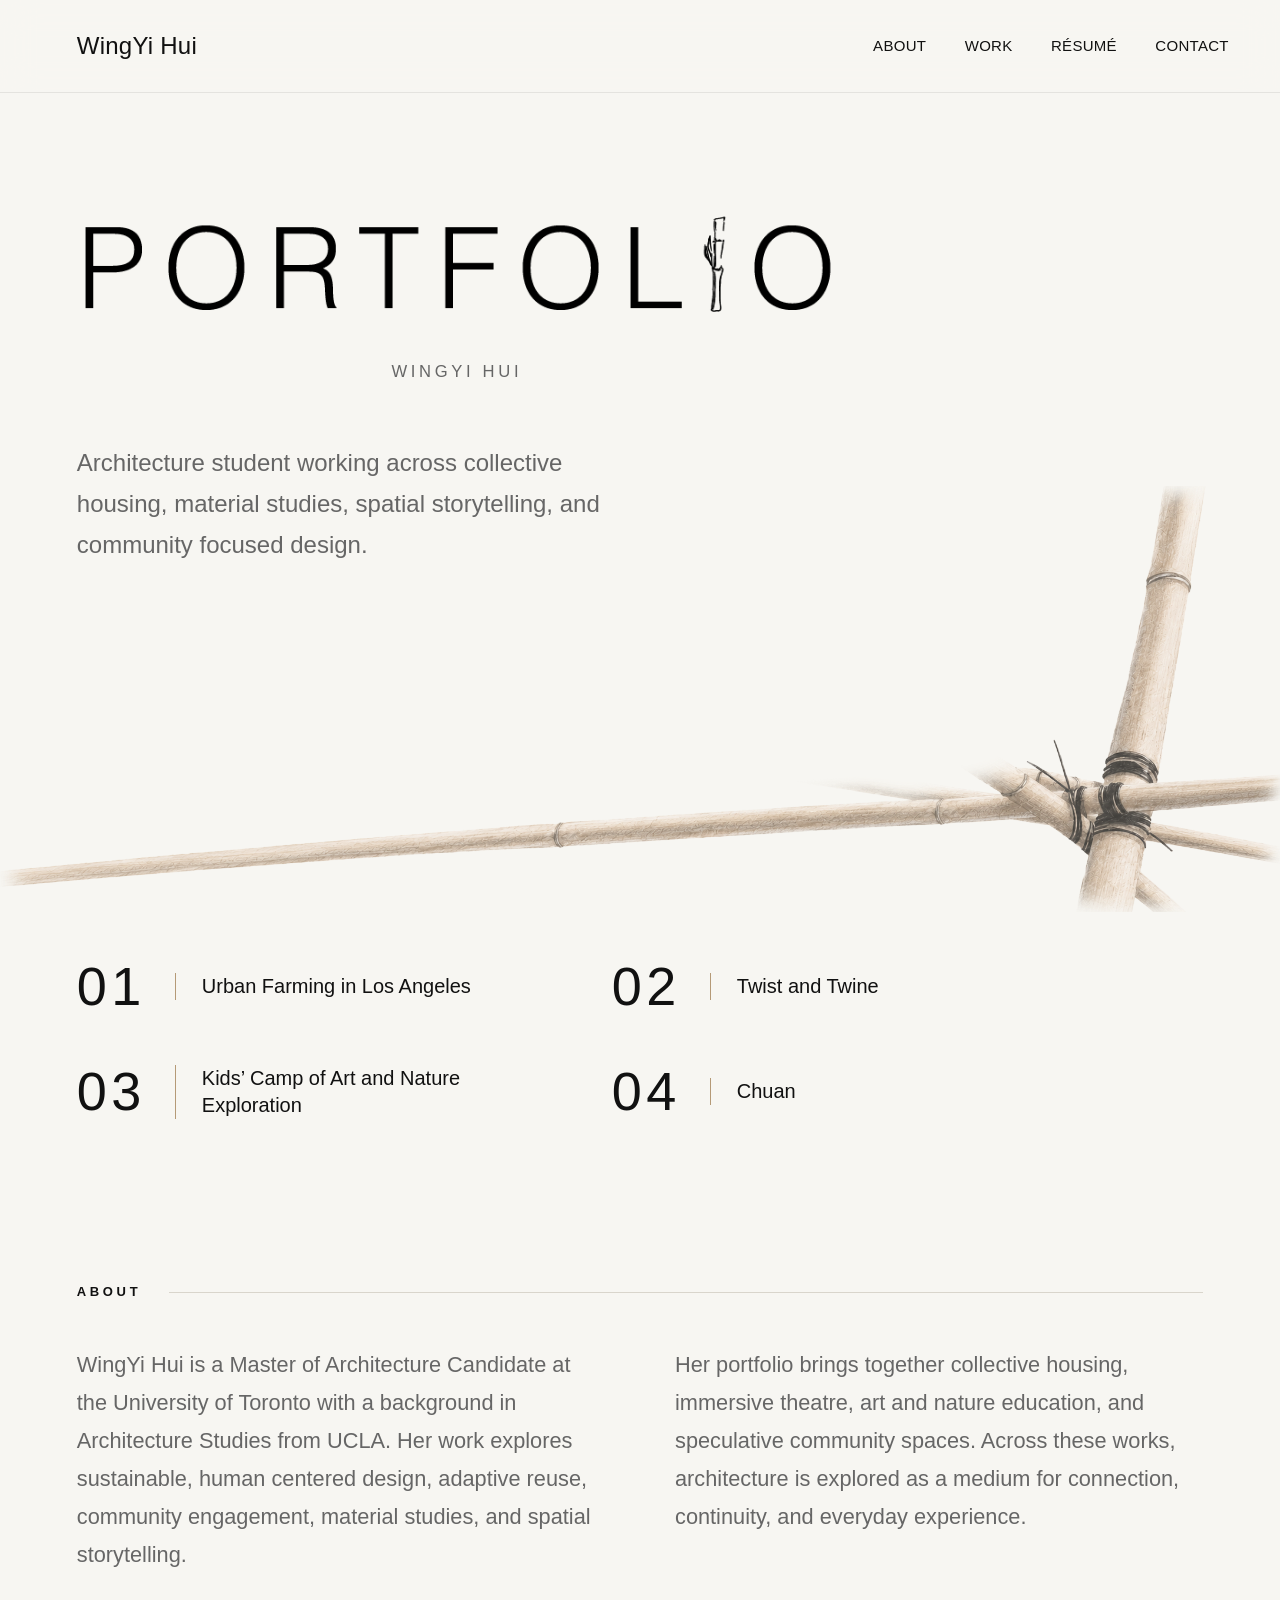
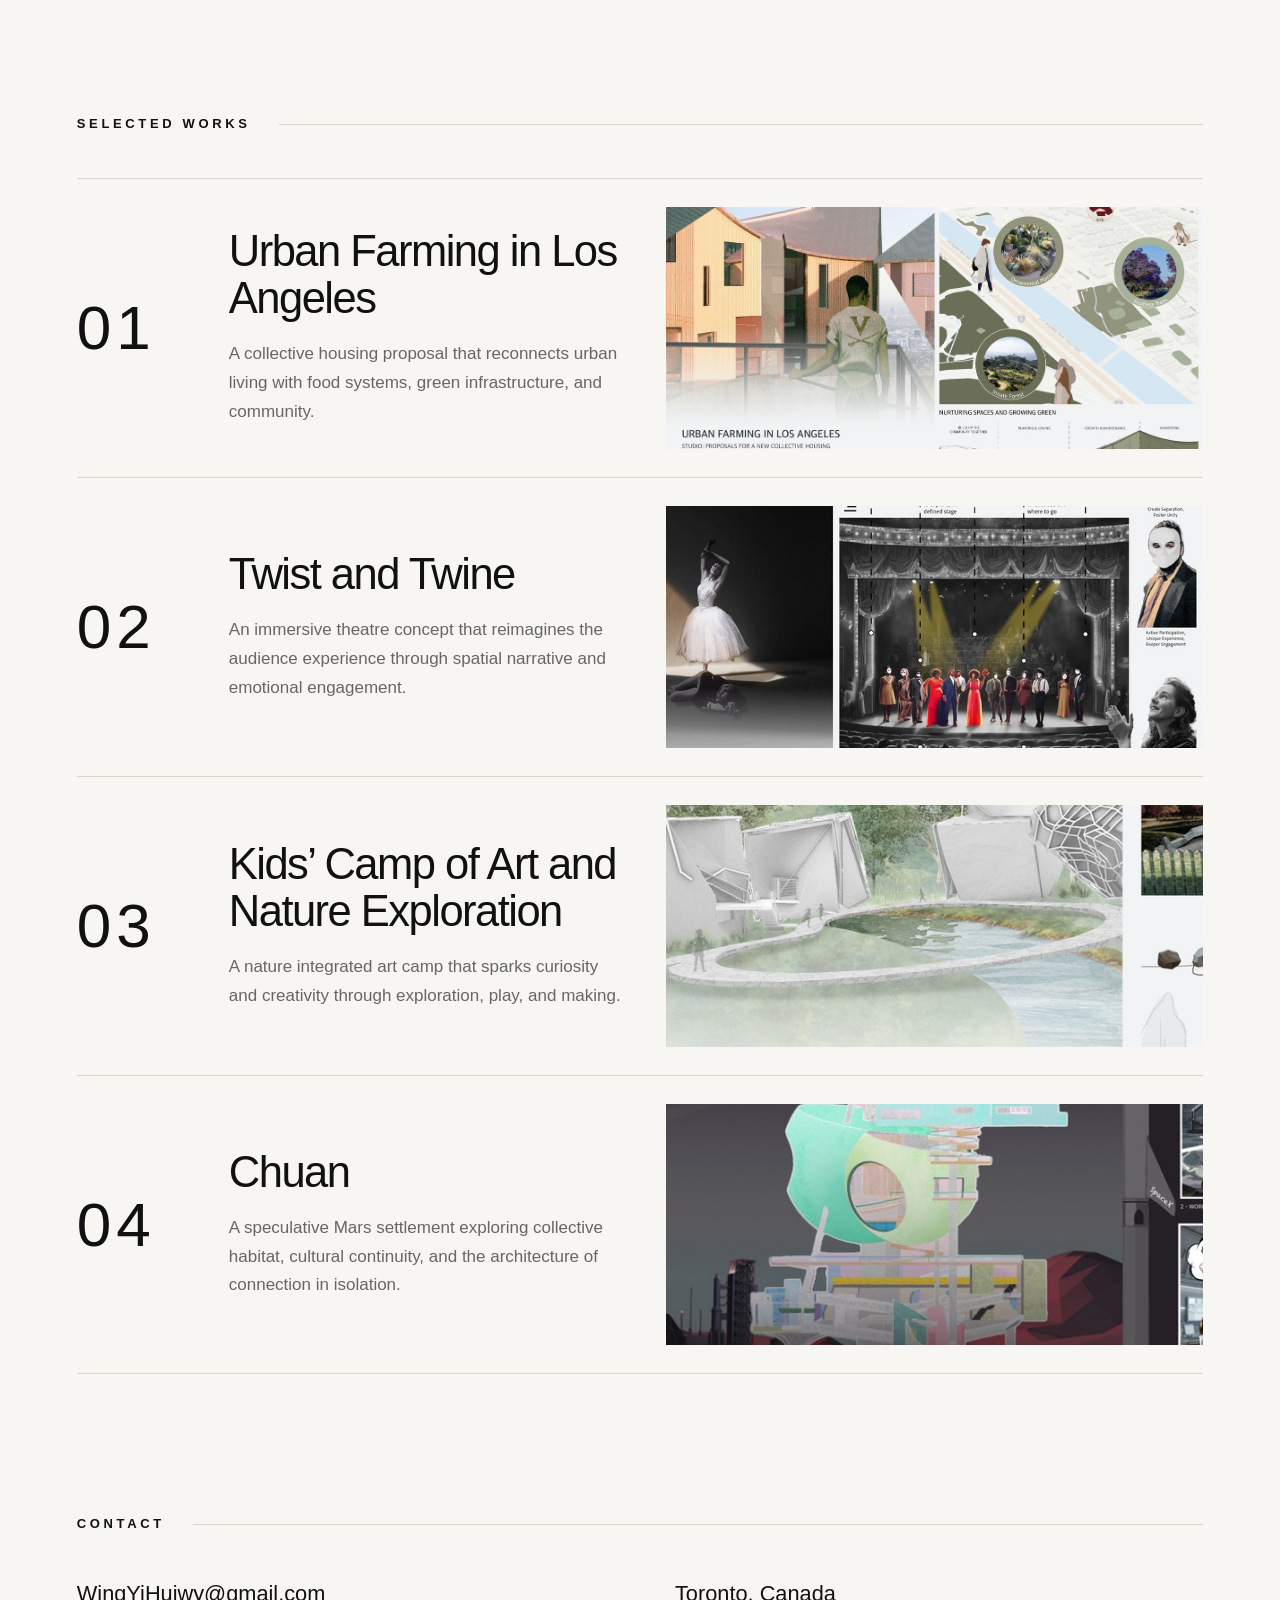
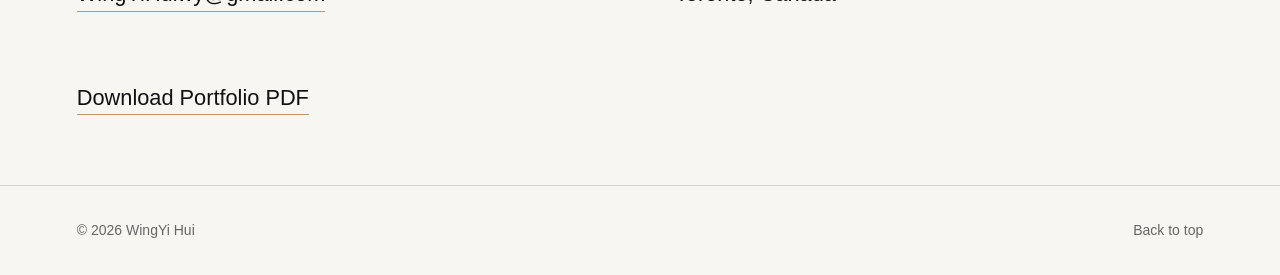
<file: index.html>
<!doctype html>
<html lang="en">
<head>
  <meta charset="utf-8">
  <meta name="viewport" content="width=device-width, initial-scale=1">
  <title>WingYi Hui | Architecture Portfolio</title>
  <meta name="description" content="Architecture portfolio of WingYi Hui, Master of Architecture Candidate at the University of Toronto.">
  <link rel="stylesheet" href="style.css">
</head>

<body id="top">
  <header class="siteHeader">
    <a class="siteName" href="index.html">WingYi Hui</a>

    <nav class="navLinks" aria-label="Primary navigation">
      <a href="#about">ABOUT</a>
      <a href="#work">WORK</a>
      <a href="WingYi_Hui_Portfolio.pdf">RÉSUMÉ</a>
      <a href="#contact">CONTACT</a>
    </nav>
  </header>

  <main>
    <section class="heroSection">
      <div class="heroContent">
        <h1 class="srOnly">WingYi Hui Architecture Portfolio</h1>

        <img
          class="portfolioTitleImage"
          src="assets/img/portfolio_title.png"
          alt="Portfolio"
        >

        <p class="portfolioNameUnderTitle">WINGYI HUI</p>

        <p class="heroIntro">
          Architecture student working across collective housing, material studies,
          spatial storytelling, and community focused design.
        </p>
      </div>

      <div class="bambooDividerWrap">
        <img
          class="bambooDivider"
          src="assets/img/bamboo_divider.png"
          alt=""
          aria-hidden="true"
        >
      </div>

      <div class="quickIndex" aria-label="Selected works index">
        <div>
          <span>01</span>
          <a href="projects/urban_farming.html">Urban Farming in Los Angeles</a>
        </div>

        <div>
          <span>02</span>
          <a href="projects/twist_and_twine.html">Twist and Twine</a>
        </div>

        <div>
          <span>03</span>
          <a href="projects/kids_camp.html">Kids’ Camp of Art and Nature Exploration</a>
        </div>

        <div>
          <span>04</span>
          <a href="projects/chuan.html">Chuan</a>
        </div>
      </div>
    </section>

    <section class="aboutSection" id="about">
      <div class="sectionLabel">
        <span>About</span>
      </div>

      <div class="aboutGrid">
        <p>
          WingYi Hui is a Master of Architecture Candidate at the University of Toronto
          with a background in Architecture Studies from UCLA. Her work explores sustainable,
          human centered design, adaptive reuse, community engagement, material studies,
          and spatial storytelling.
        </p>

        <p>
          Her portfolio brings together collective housing, immersive theatre, art and nature
          education, and speculative community spaces. Across these works, architecture is explored
          as a medium for connection, continuity, and everyday experience.
        </p>
      </div>
    </section>

    <section class="workSection" id="work">
      <div class="sectionLabel">
        <span>Selected Works</span>
      </div>

      <div class="workList">
        <a class="workRow" href="projects/urban_farming.html">
          <div class="workNumber">01</div>

          <div class="workText">
            <h3>Urban Farming in Los Angeles</h3>
            <p>
              A collective housing proposal that reconnects urban living with food systems,
              green infrastructure, and community.
            </p>
          </div>

          <div class="workImage">
            <img src="assets/img/thumb_urban.jpg" alt="Urban Farming in Los Angeles project preview">
          </div>
        </a>

        <a class="workRow" href="projects/twist_and_twine.html">
          <div class="workNumber">02</div>

          <div class="workText">
            <h3>Twist and Twine</h3>
            <p>
              An immersive theatre concept that reimagines the audience experience through
              spatial narrative and emotional engagement.
            </p>
          </div>

          <div class="workImage">
            <img src="assets/img/thumb_twist.jpg" alt="Twist and Twine project preview">
          </div>
        </a>

        <a class="workRow" href="projects/kids_camp.html">
          <div class="workNumber">03</div>

          <div class="workText">
            <h3>Kids’ Camp of Art and Nature Exploration</h3>
            <p>
              A nature integrated art camp that sparks curiosity and creativity through exploration,
              play, and making.
            </p>
          </div>

          <div class="workImage">
            <img src="assets/img/thumb_kids.jpg" alt="Kids’ Camp of Art and Nature Exploration project preview">
          </div>
        </a>

        <a class="workRow" href="projects/chuan.html">
          <div class="workNumber">04</div>

          <div class="workText">
            <h3>Chuan</h3>
            <p>
              A speculative Mars settlement exploring collective habitat, cultural continuity,
              and the architecture of connection in isolation.
            </p>
          </div>

          <div class="workImage">
            <img src="assets/img/thumb_chuan.jpg" alt="Chuan project preview">
          </div>
        </a>
      </div>
    </section>

    <section class="contactSection" id="contact">
      <div class="sectionLabel">
        <span>Contact</span>
      </div>

      <div class="contactGrid">
        <a href="mailto:WingYiHuiwy@gmail.com">WingYiHuiwy@gmail.com</a>
        <span>Toronto, Canada</span>
        <a href="WingYi_Hui_Portfolio.pdf">Download Portfolio PDF</a>
      </div>
    </section>
  </main>

  <footer class="siteFooter">
    <span>© 2026 WingYi Hui</span>
    <a href="#top">Back to top</a>
  </footer>
</body>
</html>
</file>
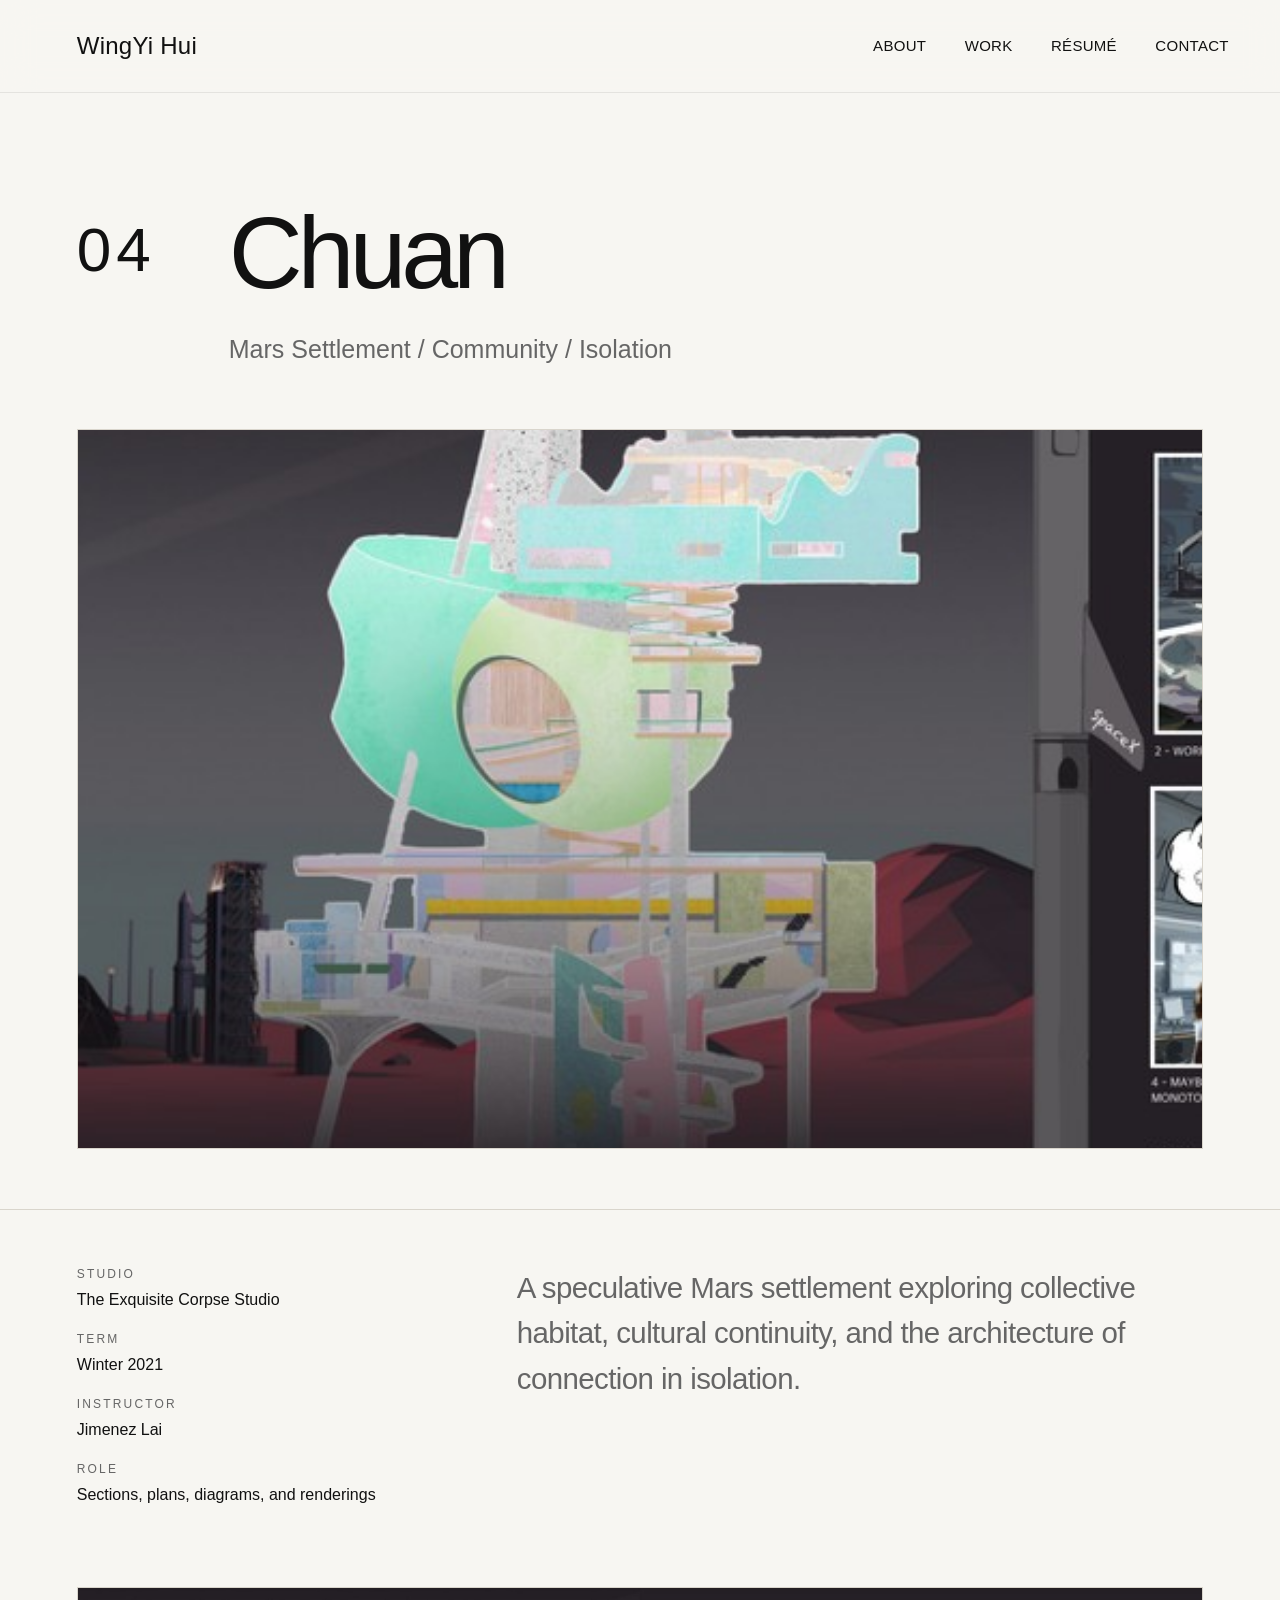
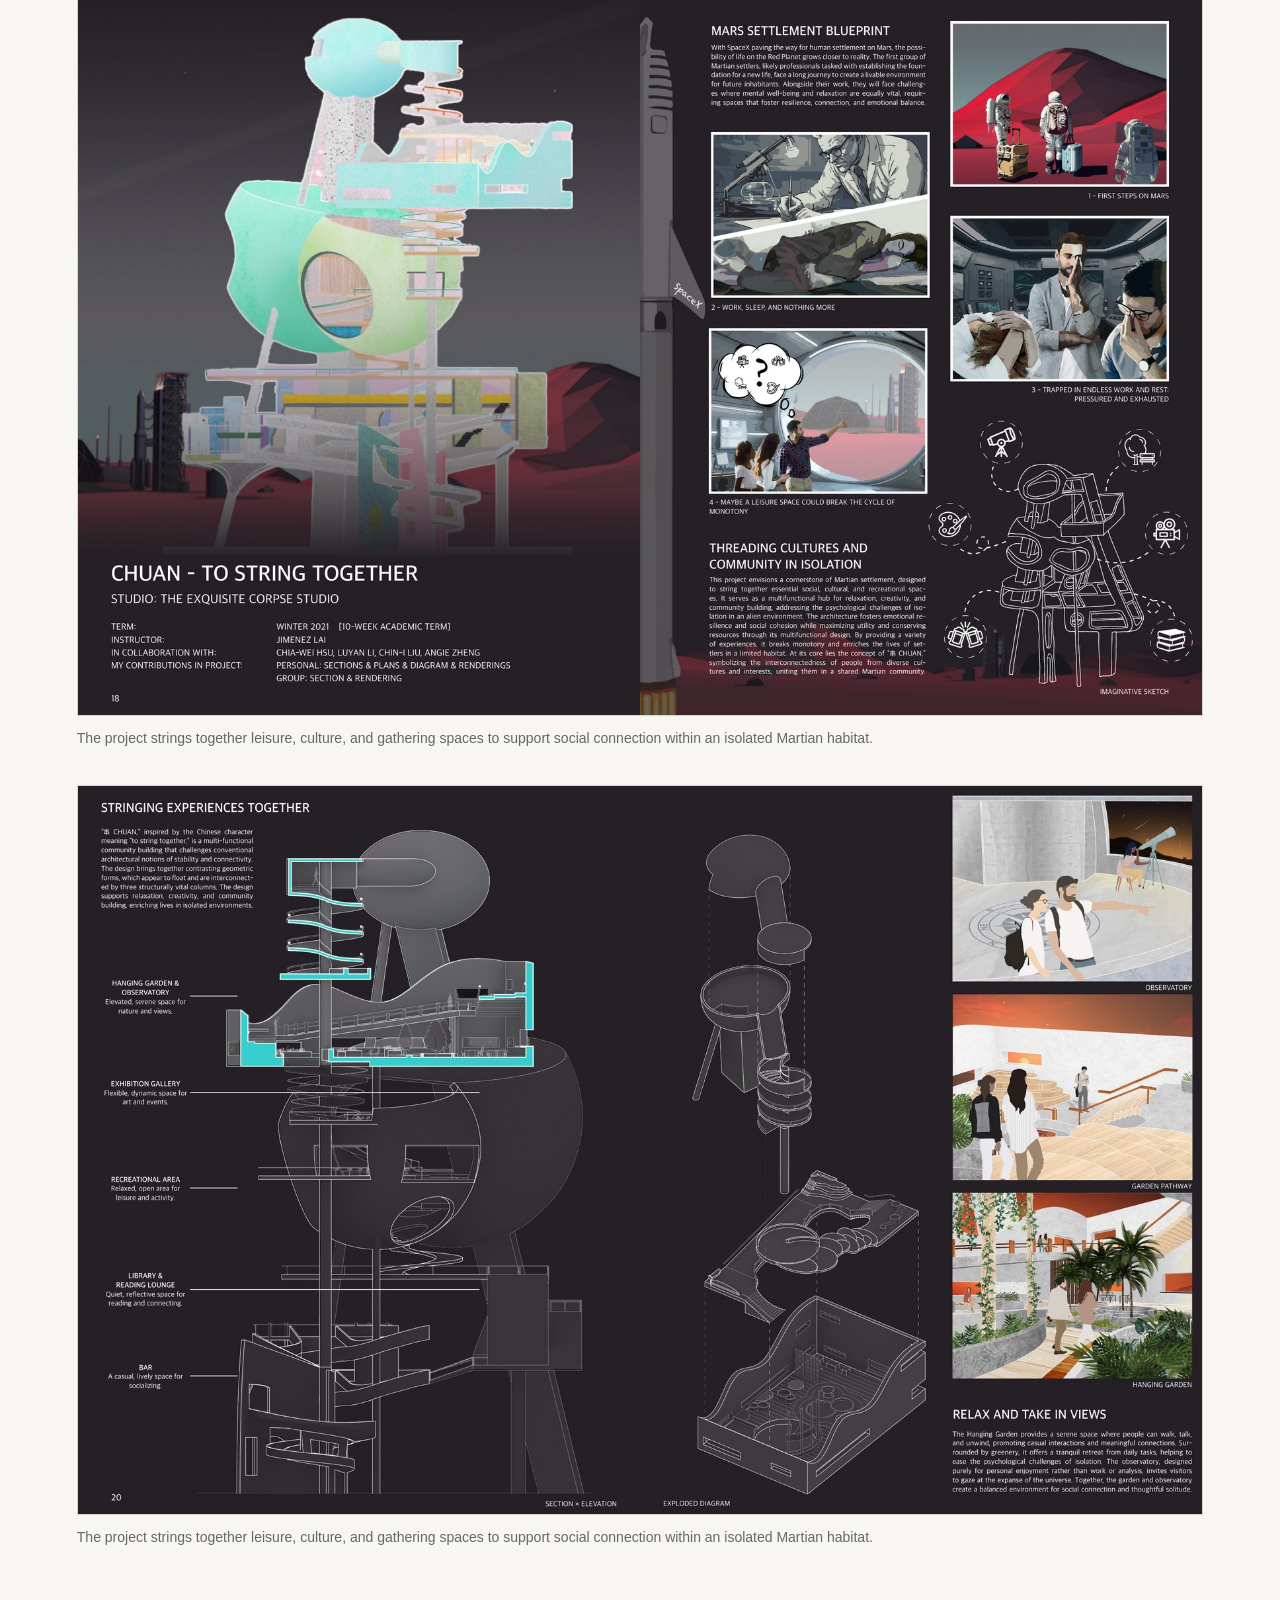
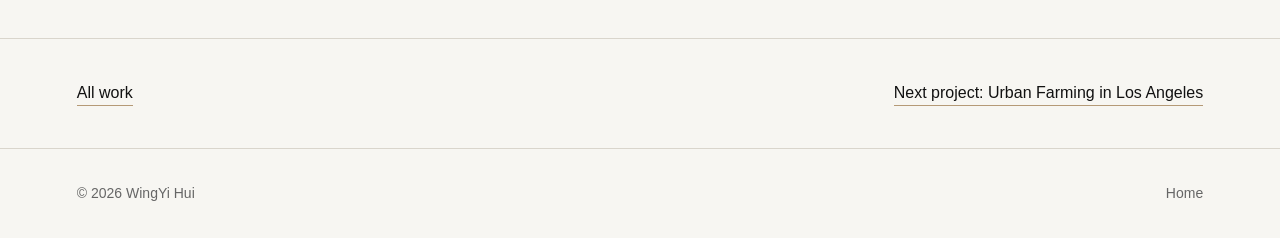
<file: projects/chuan.html>
<!doctype html>
<html lang="en">
<head>
  <meta charset="utf-8">
  <meta name="viewport" content="width=device-width, initial-scale=1">
  <title>Chuan | WingYi Hui</title>
  <meta name="description" content="A speculative Mars settlement exploring collective habitat, cultural continuity, and the architecture of connection in isolation.">
  <link rel="stylesheet" href="../style.css">
</head>
<body>
  <header class="siteHeader">
    <a class="siteName" href="../index.html">WingYi Hui</a>
    <nav class="navLinks" aria-label="Primary navigation">
      <a href="#about">ABOUT</a>
      <a href="#work">WORK</a>
      <a href="WingYi_Hui_Portfolio.pdf">RÉSUMÉ</a>
      <a href="#contact">CONTACT</a>
    </nav>
  </header>

  <main>
    <section class="projectHero">
      <div class="projectHeroTop">
        <div class="workNumber">04</div>
        <div>
          <h1>Chuan</h1>
          <p class="projectSubtitle">Mars Settlement / Community / Isolation</p>
        </div>
      </div>
      <img class="projectCover" src="../assets/img/thumb_chuan.jpg" alt="Chuan project preview">
    </section>

    <section class="projectInfo">
      <div class="metaList">
          <div class="metaItem">
            <span class="metaLabel">Studio</span>
            <span class="metaValue">The Exquisite Corpse Studio</span>
          </div>
          <div class="metaItem">
            <span class="metaLabel">Term</span>
            <span class="metaValue">Winter 2021</span>
          </div>
          <div class="metaItem">
            <span class="metaLabel">Instructor</span>
            <span class="metaValue">Jimenez Lai</span>
          </div>
          <div class="metaItem">
            <span class="metaLabel">Role</span>
            <span class="metaValue">Sections, plans, diagrams, and renderings</span>
          </div>
      </div>
      <div class="projectStatement">
        <p>A speculative Mars settlement exploring collective habitat, cultural continuity, and the architecture of connection in isolation.</p>
      </div>
    </section>

    <section class="projectGallery" aria-label="Chuan drawings and images">
      <figure>
        <img src="../assets/img/chuan_01.jpg" alt="Chuan portfolio page">
        <figcaption>The project strings together leisure, culture, and gathering spaces to support social connection within an isolated Martian habitat.</figcaption>
      </figure>
      <figure>
        <img src="../assets/img/chuan_02.jpg" alt="Chuan portfolio page">
        <figcaption>The project strings together leisure, culture, and gathering spaces to support social connection within an isolated Martian habitat.</figcaption>
      </figure>
    </section>

    <nav class="nextWork" aria-label="Project navigation">
      <a href="../index.html#work">All work</a>
      <a href="urban_farming.html">Next project: Urban Farming in Los Angeles</a>
    </nav>
  </main>

  <footer class="siteFooter">
    <span>© 2026 WingYi Hui</span>
    <a href="../index.html">Home</a>
  </footer>
</body>
</html>
</file>
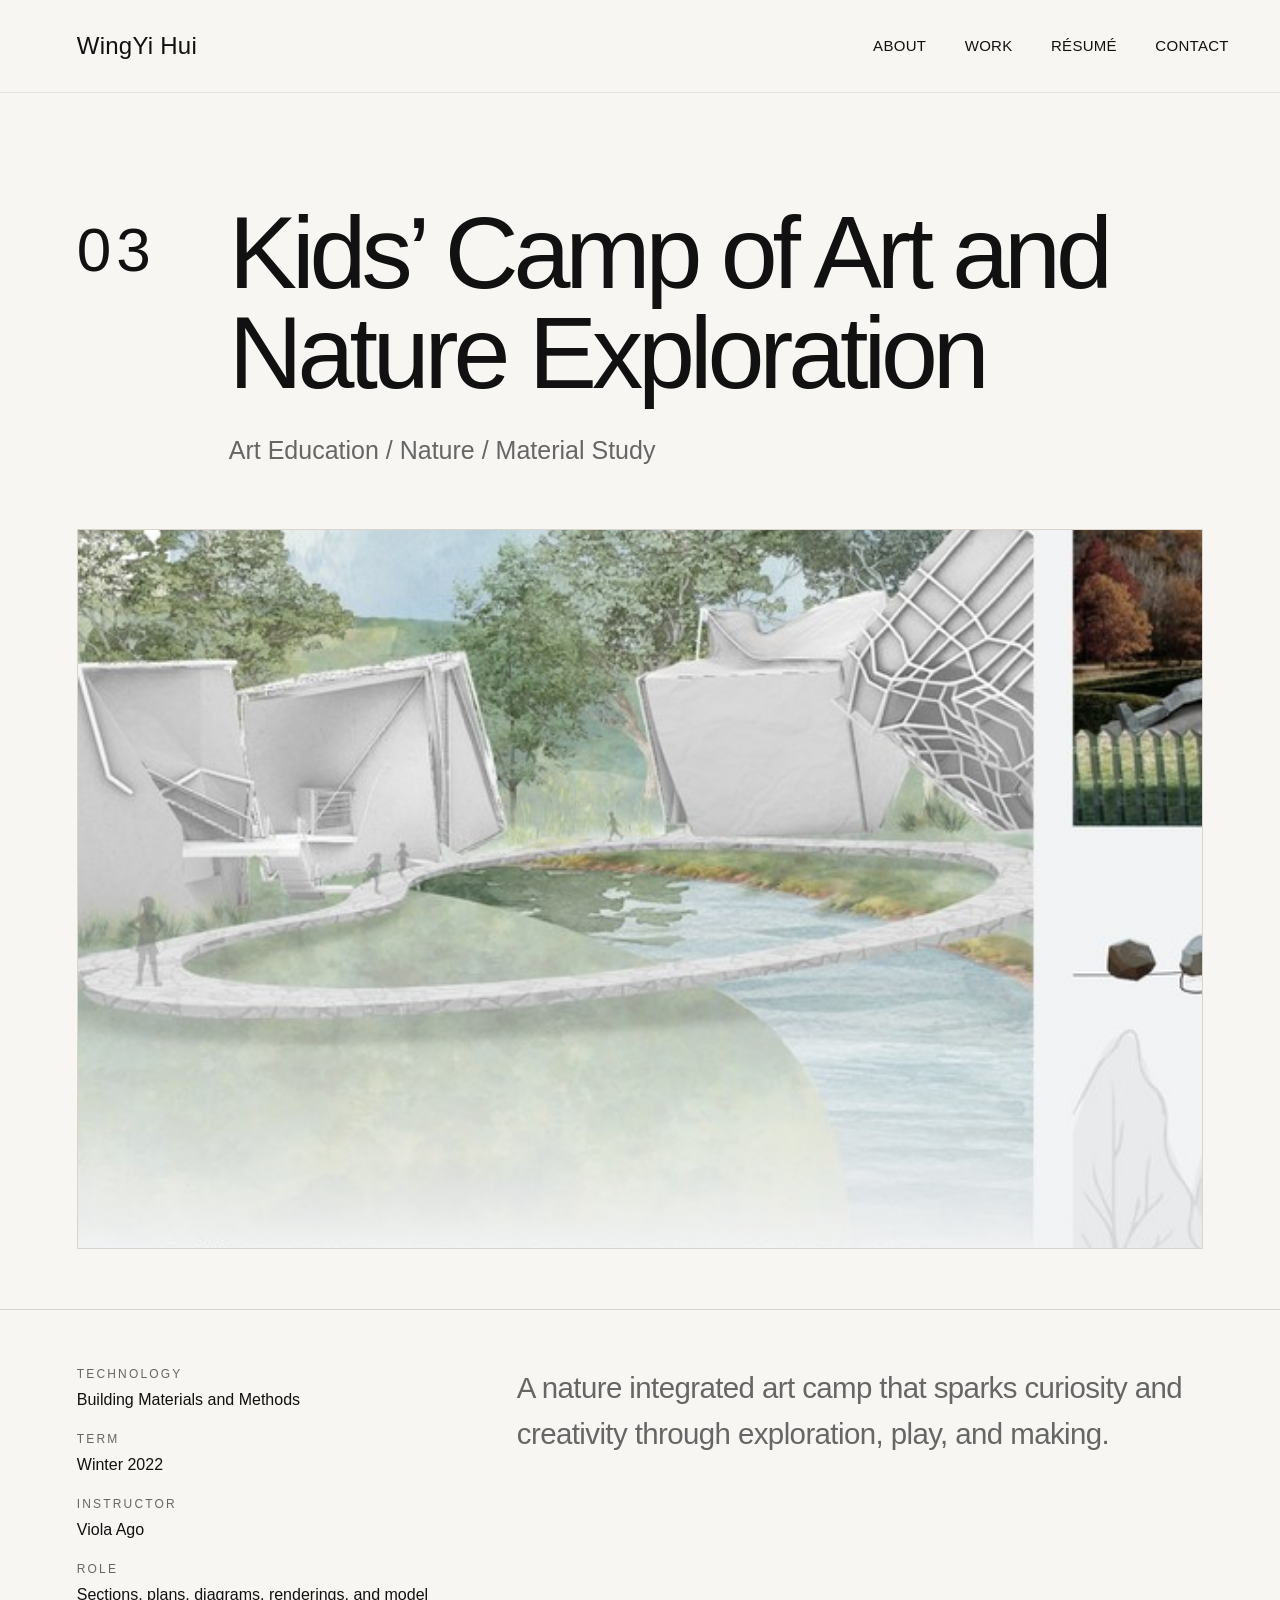
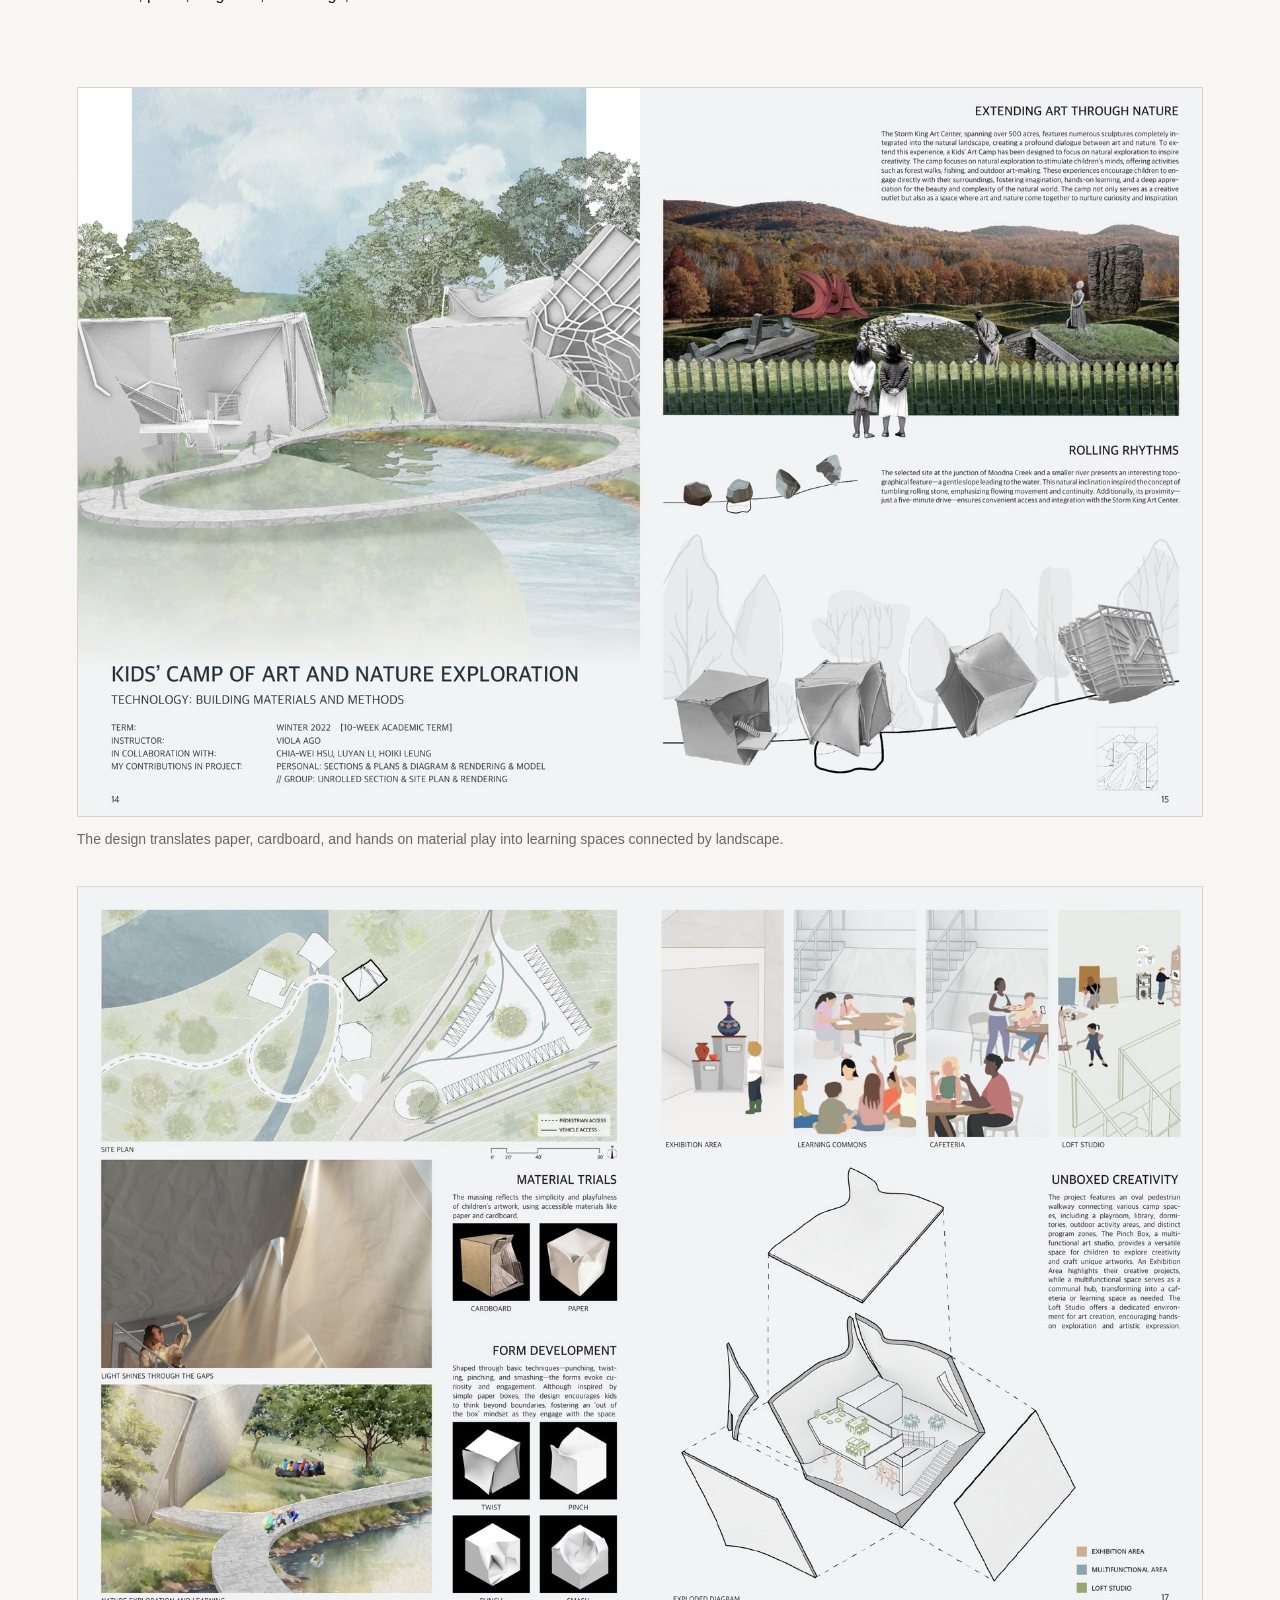
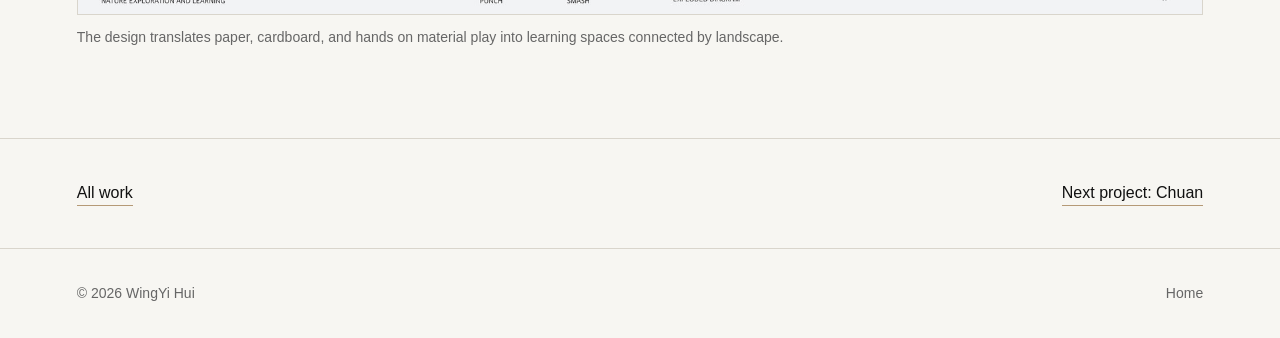
<file: projects/kids_camp.html>
<!doctype html>
<html lang="en">
<head>
  <meta charset="utf-8">
  <meta name="viewport" content="width=device-width, initial-scale=1">
  <title>Kids’ Camp of Art and Nature Exploration | WingYi Hui</title>
  <meta name="description" content="A nature integrated art camp that sparks curiosity and creativity through exploration, play, and making.">
  <link rel="stylesheet" href="../style.css">
</head>
<body>
  <header class="siteHeader">
    <a class="siteName" href="../index.html">WingYi Hui</a>
    <nav class="navLinks" aria-label="Primary navigation">
      <a href="#about">ABOUT</a>
      <a href="#work">WORK</a>
      <a href="WingYi_Hui_Portfolio.pdf">RÉSUMÉ</a>
      <a href="#contact">CONTACT</a>
    </nav>
  </header>

  <main>
    <section class="projectHero">
      <div class="projectHeroTop">
        <div class="workNumber">03</div>
        <div>
          <h1>Kids’ Camp of Art and Nature Exploration</h1>
          <p class="projectSubtitle">Art Education / Nature / Material Study</p>
        </div>
      </div>
      <img class="projectCover" src="../assets/img/thumb_kids.jpg" alt="Kids’ Camp of Art and Nature Exploration project preview">
    </section>

    <section class="projectInfo">
      <div class="metaList">
          <div class="metaItem">
            <span class="metaLabel">Technology</span>
            <span class="metaValue">Building Materials and Methods</span>
          </div>
          <div class="metaItem">
            <span class="metaLabel">Term</span>
            <span class="metaValue">Winter 2022</span>
          </div>
          <div class="metaItem">
            <span class="metaLabel">Instructor</span>
            <span class="metaValue">Viola Ago</span>
          </div>
          <div class="metaItem">
            <span class="metaLabel">Role</span>
            <span class="metaValue">Sections, plans, diagrams, renderings, and model</span>
          </div>
      </div>
      <div class="projectStatement">
        <p>A nature integrated art camp that sparks curiosity and creativity through exploration, play, and making.</p>
      </div>
    </section>

    <section class="projectGallery" aria-label="Kids’ Camp of Art and Nature Exploration drawings and images">
      <figure>
        <img src="../assets/img/kids_01.jpg" alt="Kids’ Camp of Art and Nature Exploration portfolio page">
        <figcaption>The design translates paper, cardboard, and hands on material play into learning spaces connected by landscape.</figcaption>
      </figure>
      <figure>
        <img src="../assets/img/kids_02.jpg" alt="Kids’ Camp of Art and Nature Exploration portfolio page">
        <figcaption>The design translates paper, cardboard, and hands on material play into learning spaces connected by landscape.</figcaption>
      </figure>
    </section>

    <nav class="nextWork" aria-label="Project navigation">
      <a href="../index.html#work">All work</a>
      <a href="chuan.html">Next project: Chuan</a>
    </nav>
  </main>

  <footer class="siteFooter">
    <span>© 2026 WingYi Hui</span>
    <a href="../index.html">Home</a>
  </footer>
</body>
</html>
</file>
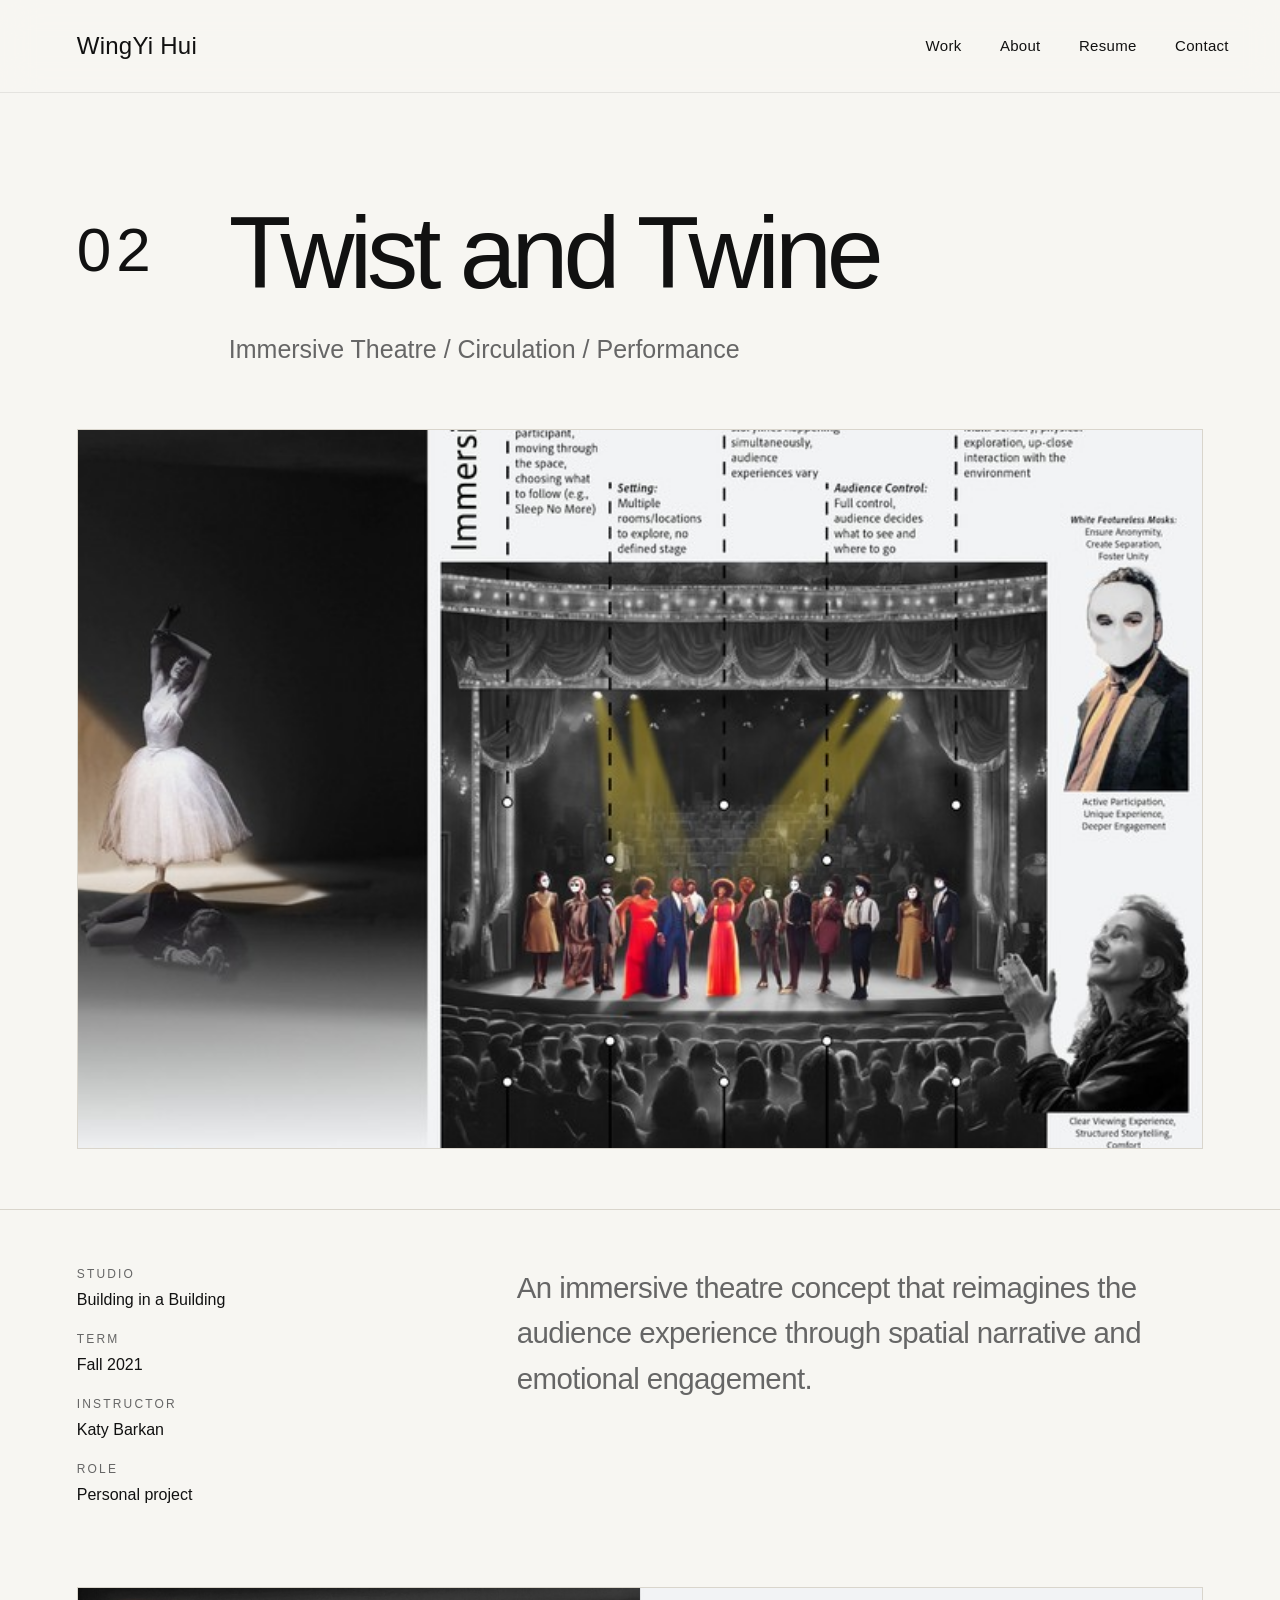
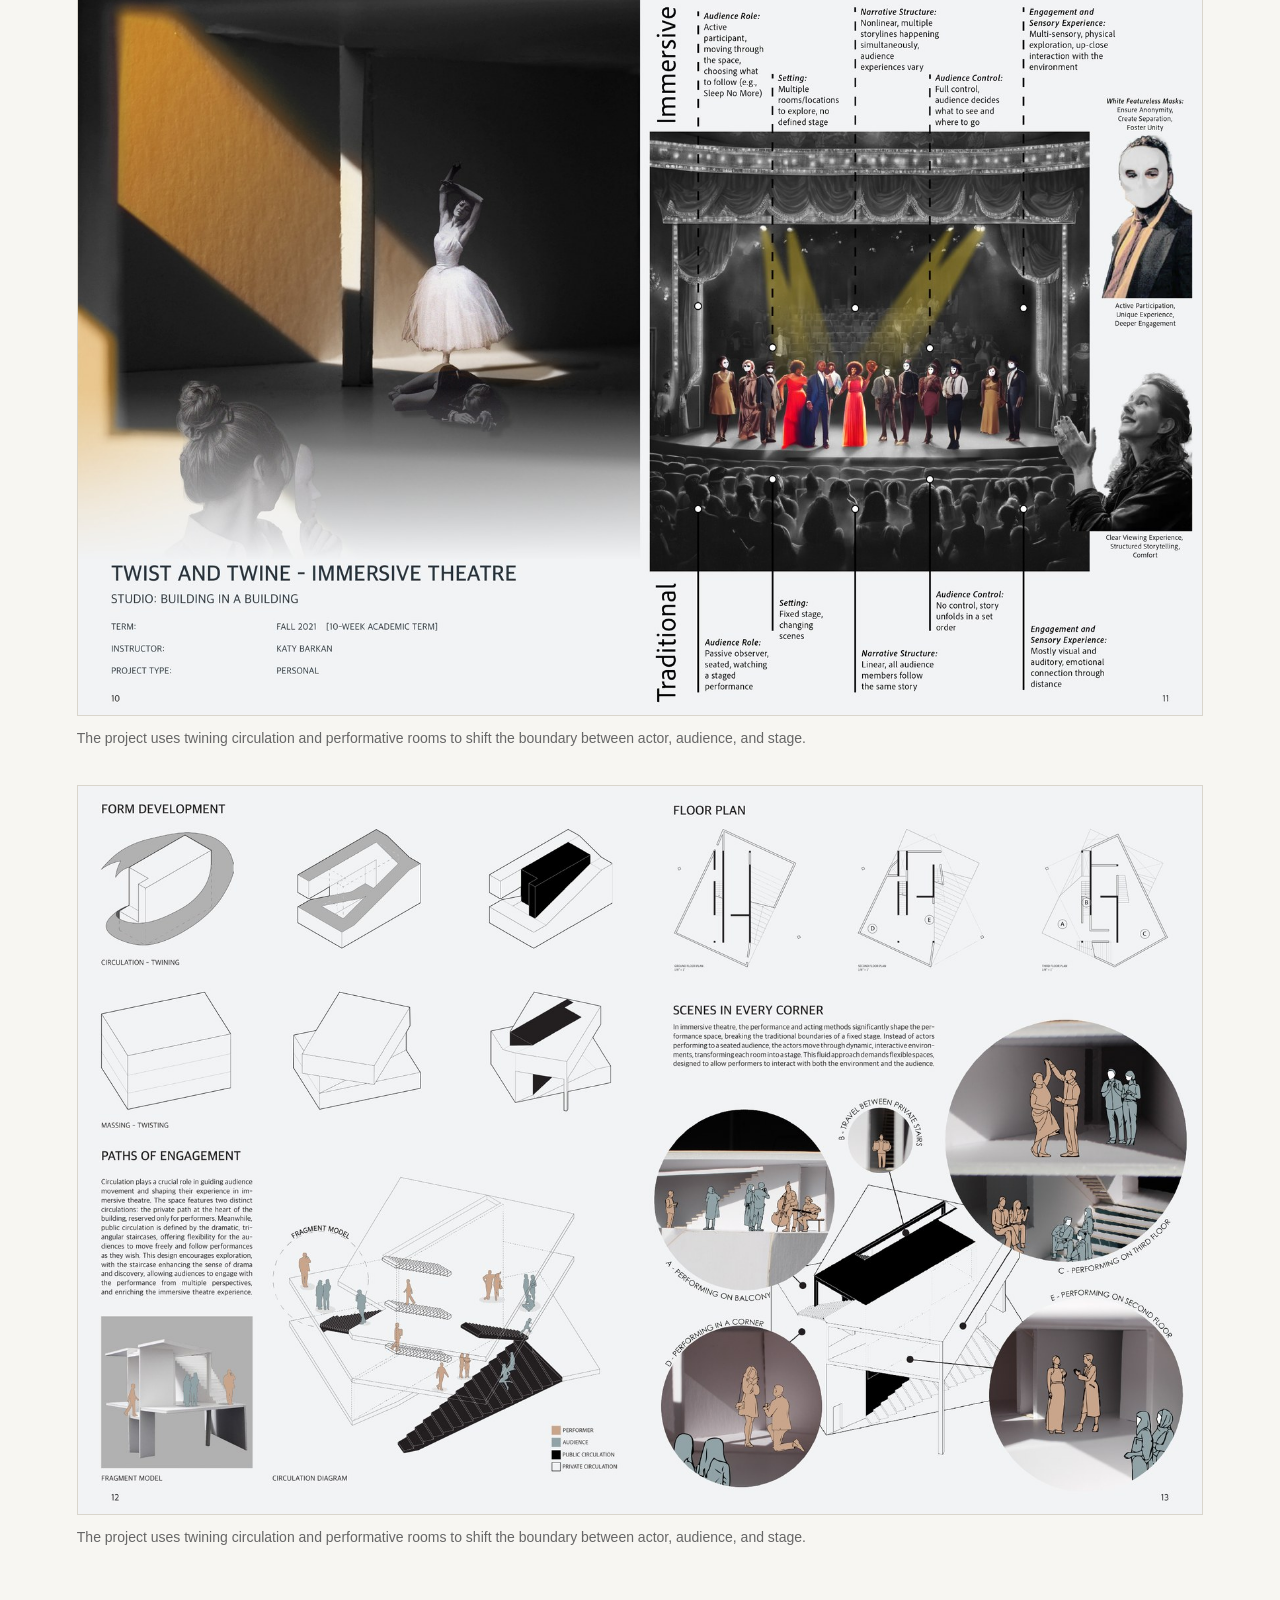
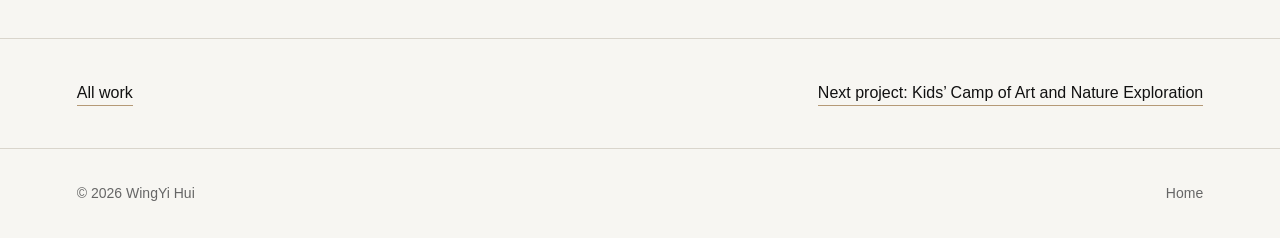
<file: projects/twist_and_twine.html>
<!doctype html>
<html lang="en">
<head>
  <meta charset="utf-8">
  <meta name="viewport" content="width=device-width, initial-scale=1">
  <title>Twist and Twine | WingYi Hui</title>
  <meta name="description" content="An immersive theatre concept that reimagines the audience experience through spatial narrative and emotional engagement.">
  <link rel="stylesheet" href="../style.css">
</head>
<body>
  <header class="siteHeader">
    <a class="siteName" href="../index.html">WingYi Hui</a>
    <nav class="navLinks" aria-label="Primary navigation">
      <a href="../index.html#work">Work</a>
      <a href="../index.html#about">About</a>
      <a href="../WingYi_Hui_Portfolio.pdf">Resume</a>
      <a href="../index.html#contact">Contact</a>
    </nav>
  </header>

  <main>
    <section class="projectHero">
      <div class="projectHeroTop">
        <div class="workNumber">02</div>
        <div>
          <h1>Twist and Twine</h1>
          <p class="projectSubtitle">Immersive Theatre / Circulation / Performance</p>
        </div>
      </div>
      <img class="projectCover" src="../assets/img/thumb_twist.jpg" alt="Twist and Twine project preview">
    </section>

    <section class="projectInfo">
      <div class="metaList">
          <div class="metaItem">
            <span class="metaLabel">Studio</span>
            <span class="metaValue">Building in a Building</span>
          </div>
          <div class="metaItem">
            <span class="metaLabel">Term</span>
            <span class="metaValue">Fall 2021</span>
          </div>
          <div class="metaItem">
            <span class="metaLabel">Instructor</span>
            <span class="metaValue">Katy Barkan</span>
          </div>
          <div class="metaItem">
            <span class="metaLabel">Role</span>
            <span class="metaValue">Personal project</span>
          </div>
      </div>
      <div class="projectStatement">
        <p>An immersive theatre concept that reimagines the audience experience through spatial narrative and emotional engagement.</p>
      </div>
    </section>

    <section class="projectGallery" aria-label="Twist and Twine drawings and images">
      <figure>
        <img src="../assets/img/twist_01.jpg" alt="Twist and Twine portfolio page">
        <figcaption>The project uses twining circulation and performative rooms to shift the boundary between actor, audience, and stage.</figcaption>
      </figure>
      <figure>
        <img src="../assets/img/twist_02.jpg" alt="Twist and Twine portfolio page">
        <figcaption>The project uses twining circulation and performative rooms to shift the boundary between actor, audience, and stage.</figcaption>
      </figure>
    </section>

    <nav class="nextWork" aria-label="Project navigation">
      <a href="../index.html#work">All work</a>
      <a href="kids_camp.html">Next project: Kids’ Camp of Art and Nature Exploration</a>
    </nav>
  </main>

  <footer class="siteFooter">
    <span>© 2026 WingYi Hui</span>
    <a href="../index.html">Home</a>
  </footer>
</body>
</html>
</file>
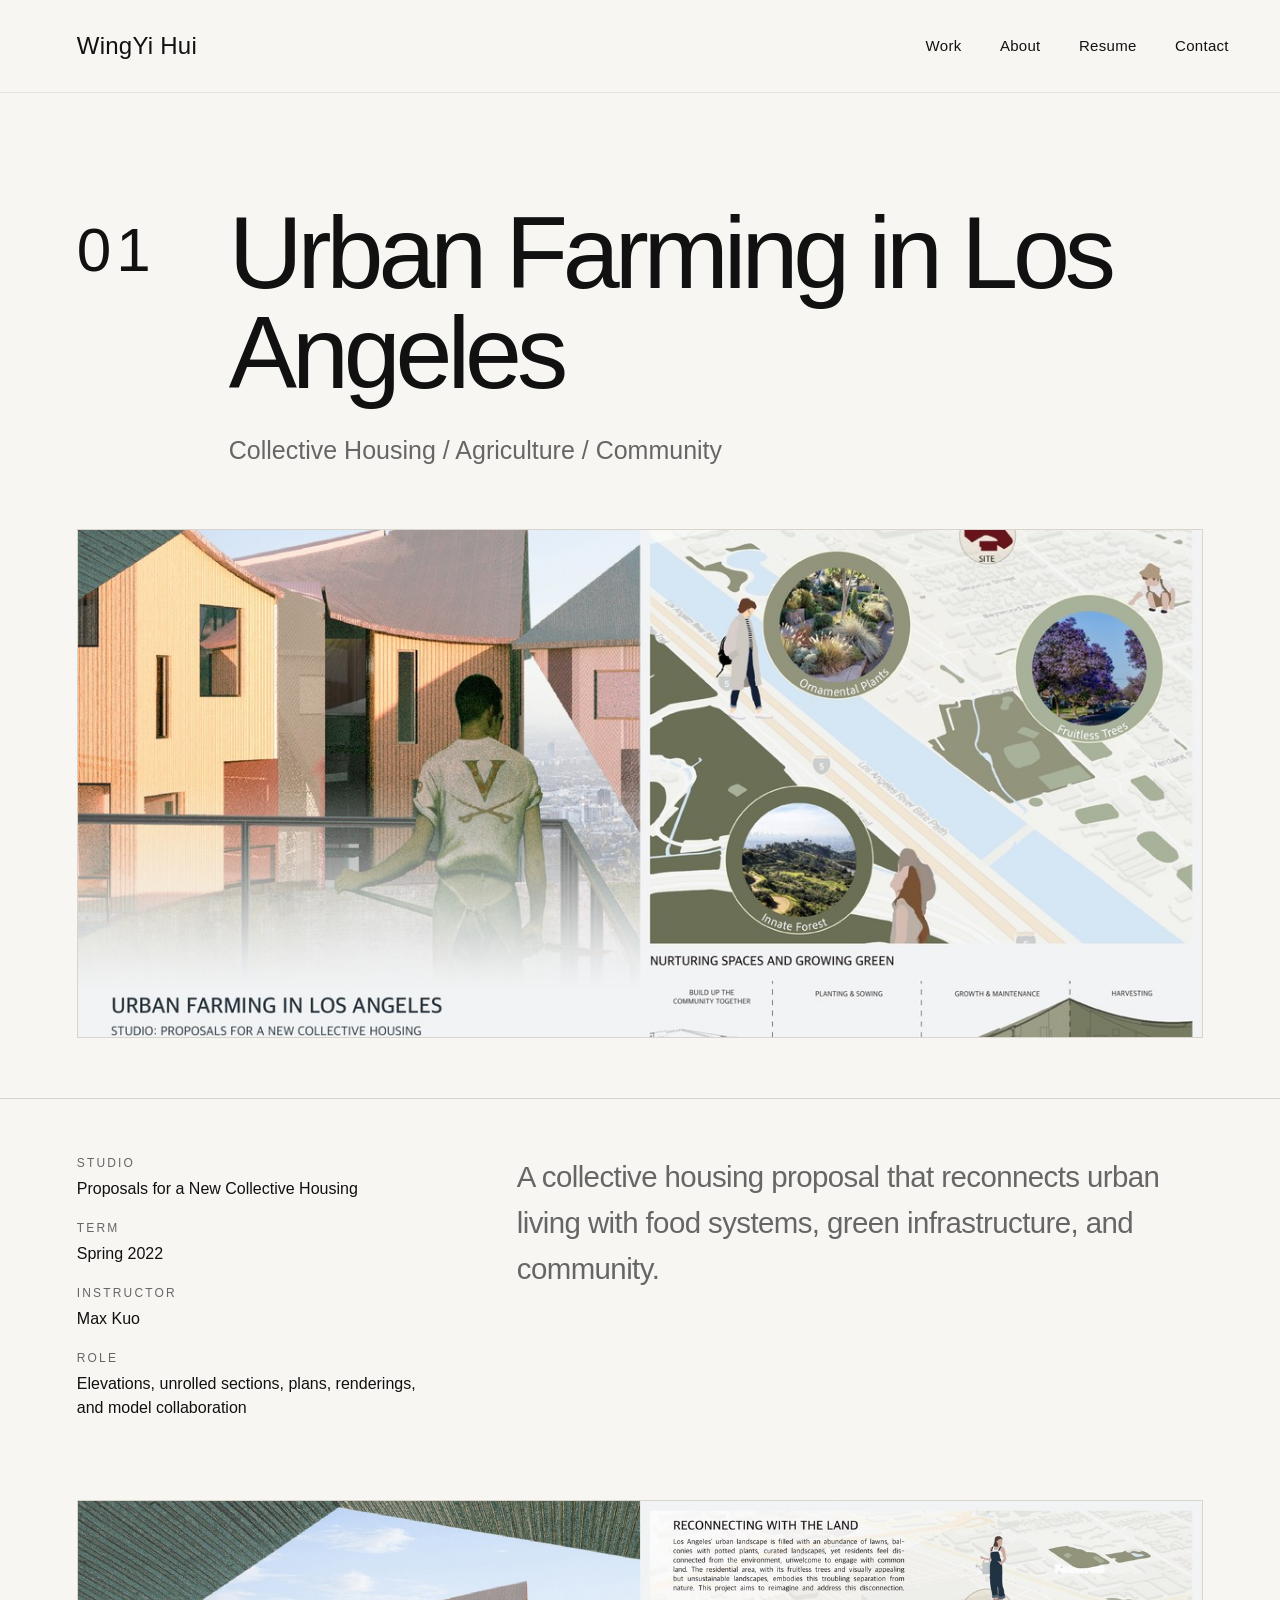
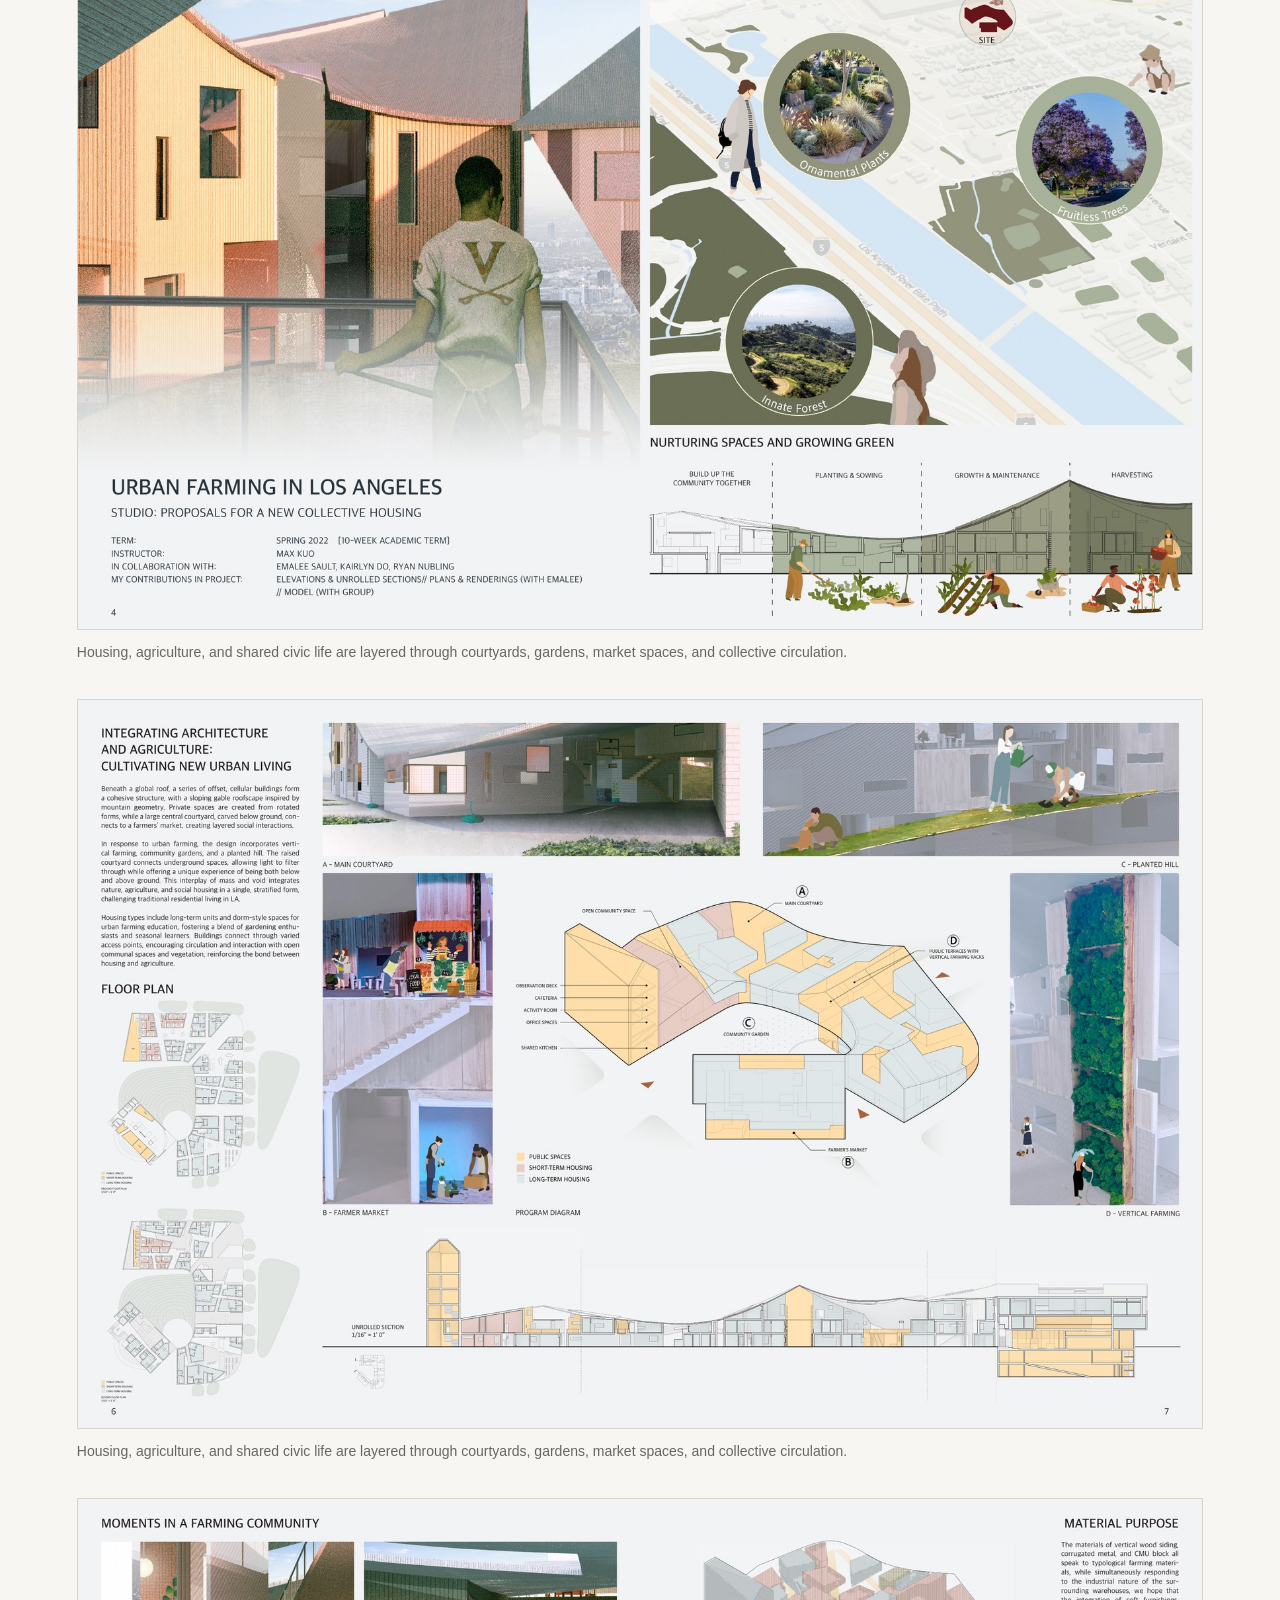
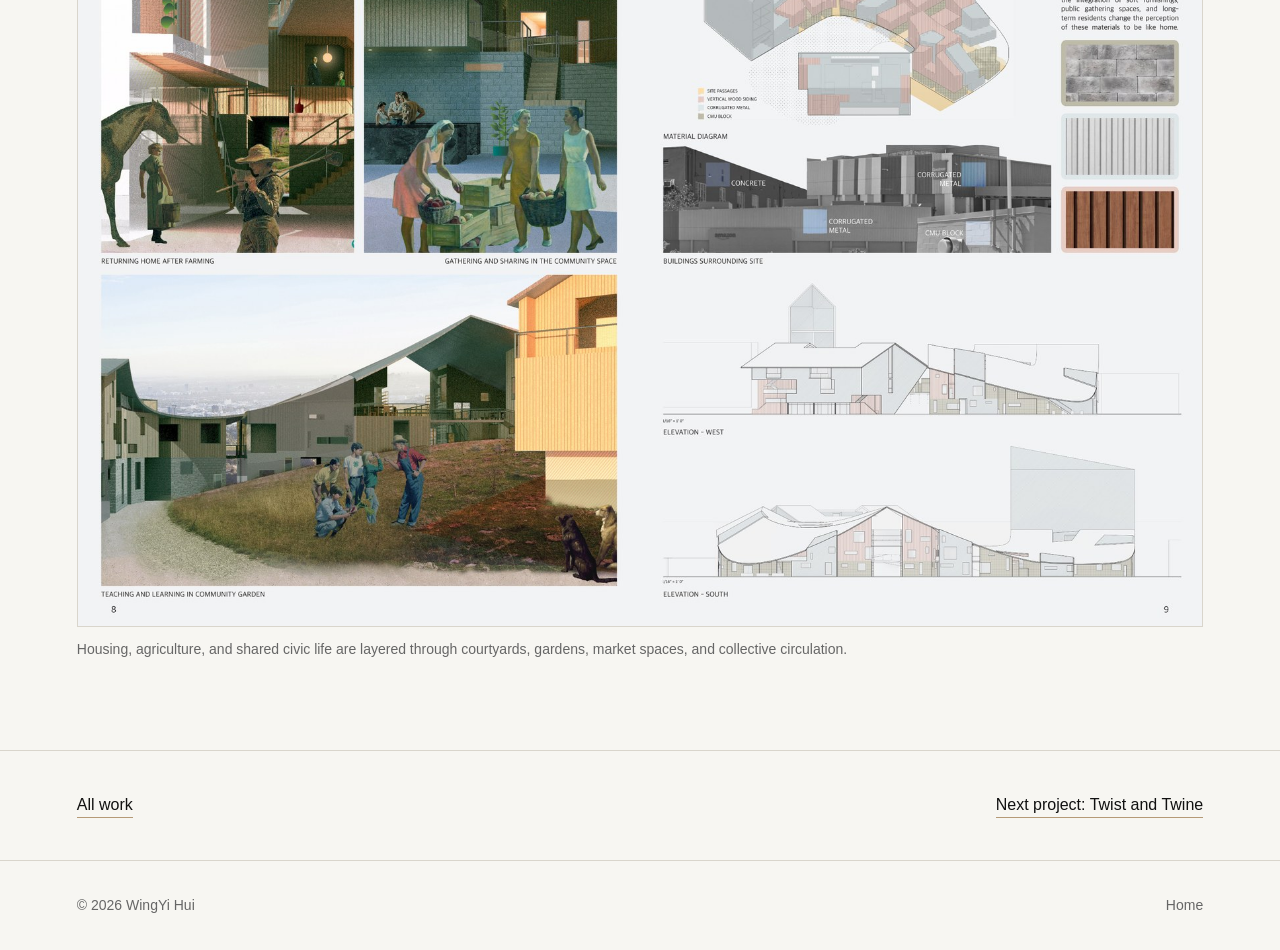
<file: projects/urban_farming.html>
<!doctype html>
<html lang="en">
<head>
  <meta charset="utf-8">
  <meta name="viewport" content="width=device-width, initial-scale=1">
  <title>Urban Farming in Los Angeles | WingYi Hui</title>
  <meta name="description" content="A collective housing proposal that reconnects urban living with food systems, green infrastructure, and community.">
  <link rel="stylesheet" href="../style.css">
</head>
<body>
  <header class="siteHeader">
    <a class="siteName" href="../index.html">WingYi Hui</a>
    <nav class="navLinks" aria-label="Primary navigation">
      <a href="../index.html#work">Work</a>
      <a href="../index.html#about">About</a>
      <a href="../WingYi_Hui_Portfolio.pdf">Resume</a>
      <a href="../index.html#contact">Contact</a>
    </nav>
  </header>

  <main>
    <section class="projectHero">
      <div class="projectHeroTop">
        <div class="workNumber">01</div>
        <div>
          <h1>Urban Farming in Los Angeles</h1>
          <p class="projectSubtitle">Collective Housing / Agriculture / Community</p>
        </div>
      </div>
      <img class="projectCover" src="../assets/img/thumb_urban.jpg" alt="Urban Farming in Los Angeles project preview">
    </section>

    <section class="projectInfo">
      <div class="metaList">
          <div class="metaItem">
            <span class="metaLabel">Studio</span>
            <span class="metaValue">Proposals for a New Collective Housing</span>
          </div>
          <div class="metaItem">
            <span class="metaLabel">Term</span>
            <span class="metaValue">Spring 2022</span>
          </div>
          <div class="metaItem">
            <span class="metaLabel">Instructor</span>
            <span class="metaValue">Max Kuo</span>
          </div>
          <div class="metaItem">
            <span class="metaLabel">Role</span>
            <span class="metaValue">Elevations, unrolled sections, plans, renderings, and model collaboration</span>
          </div>
      </div>
      <div class="projectStatement">
        <p>A collective housing proposal that reconnects urban living with food systems, green infrastructure, and community.</p>
      </div>
    </section>

    <section class="projectGallery" aria-label="Urban Farming in Los Angeles drawings and images">
      <figure>
        <img src="../assets/img/urban_01.jpg" alt="Urban Farming in Los Angeles portfolio page">
        <figcaption>Housing, agriculture, and shared civic life are layered through courtyards, gardens, market spaces, and collective circulation.</figcaption>
      </figure>
      <figure>
        <img src="../assets/img/urban_02.jpg" alt="Urban Farming in Los Angeles portfolio page">
        <figcaption>Housing, agriculture, and shared civic life are layered through courtyards, gardens, market spaces, and collective circulation.</figcaption>
      </figure>
      <figure>
        <img src="../assets/img/urban_03.jpg" alt="Urban Farming in Los Angeles portfolio page">
        <figcaption>Housing, agriculture, and shared civic life are layered through courtyards, gardens, market spaces, and collective circulation.</figcaption>
      </figure>
    </section>

    <nav class="nextWork" aria-label="Project navigation">
      <a href="../index.html#work">All work</a>
      <a href="twist_and_twine.html">Next project: Twist and Twine</a>
    </nav>
  </main>

  <footer class="siteFooter">
    <span>© 2026 WingYi Hui</span>
    <a href="../index.html">Home</a>
  </footer>
</body>
</html>
</file>
<file: style.css>
* {
  box-sizing: border-box;
}

:root {
  --paper: #f7f6f2;
  --ink: #111111;
  --softInk: #666666;
  --line: #d9d5cc;
  --accent: #b59a77;
  --card: #ffffff;
}

html {
  scroll-behavior: smooth;
}

body {
  margin: 0;
  background: var(--paper);
  color: var(--ink);
  font-family: Helvetica, Arial, sans-serif;
  line-height: 1.5;
}

img {
  display: block;
  width: 100%;
}

a {
  color: inherit;
  text-decoration: none;
}

.siteHeader {
  position: sticky;
  top: 0;
  z-index: 20;
  display: flex;
  align-items: center;
  justify-content: space-between;
  padding: 28px 4vw 28px 6vw;
  border-bottom: 1px solid rgba(17, 17, 17, 0.08);
  background: rgba(247, 246, 242, 0.88);
  backdrop-filter: blur(18px);
}

.siteName {
  font-size: clamp(18px, 2vw, 24px);
  letter-spacing: 0.01em;
  font-weight: 400;
}

.navLinks {
  display: flex;
  justify-content: flex-end;
  gap: clamp(26px, 3vw, 46px);
  margin-left: auto;
  font-size: 15px;
  letter-spacing: 0.02em;
}

.navLinks a {
  position: relative;
}

.navLinks a::after {
  content: "";
  position: absolute;
  left: 0;
  bottom: -7px;
  width: 0;
  height: 1px;
  background: var(--accent);
  transition: width 180ms ease;
}

.navLinks a:hover::after,
.navLinks a:focus-visible::after {
  width: 100%;
}

main {
  overflow: hidden;
}

.srOnly {
  position: absolute;
  width: 1px;
  height: 1px;
  padding: 0;
  margin: -1px;
  overflow: hidden;
  clip: rect(0, 0, 0, 0);
  white-space: nowrap;
  border: 0;
}

.heroSection {
  position: relative;
  min-height: 760px;
  padding: 118px 6vw 80px;
}

.heroContent {
  position: relative;
  max-width: 760px;
}

.portfolioTitleImage {
  width: min(760px, 78vw);
  max-width: 100%;
  height: auto;
}

.portfolioNameUnderTitle {
  width: min(760px, 78vw);
  max-width: 100%;
  margin: 24px 0 0;
  text-align: center;
  color: var(--softInk);
  font-size: clamp(14px, 1.3vw, 18px);
  font-weight: 400;
  letter-spacing: 0.22em;
}

.heroIntro {
  max-width: 560px;
  margin: 58px 0 0;
  color: var(--softInk);
  font-size: clamp(18px, 2vw, 24px);
  line-height: 1.7;
}

.bambooDividerWrap {
  width: 100vw;
  margin-left: calc(50% - 50vw);
  margin-top: -80px;
  overflow: visible;
}

.bambooDivider {
  display: block;
  width: 100%;
  max-width: none;
  height: auto;
  opacity: 0.88;
  pointer-events: none;
}

.quickIndex {
  position: relative;
  display: grid;
  grid-template-columns: repeat(2, minmax(260px, 1fr));
  gap: 24px 90px;
  width: min(980px, 88vw);
  margin-top: 34px;
  padding-top: 0;
  border-top: 0;
}

.quickIndex div {
  display: grid;
  grid-template-columns: 72px 1fr;
  align-items: center;
  gap: 26px;
}

.quickIndex span {
  font-size: clamp(34px, 4.6vw, 54px);
  letter-spacing: 0.08em;
  font-weight: 300;
}

.quickIndex a {
  padding-left: 26px;
  border-left: 1px solid var(--accent);
  font-size: clamp(16px, 1.7vw, 20px);
  line-height: 1.35;
}

.sectionLabel {
  display: grid;
  grid-template-columns: max-content 1fr;
  gap: 28px;
  align-items: center;
  margin-bottom: 44px;
  text-transform: uppercase;
  letter-spacing: 0.28em;
  font-size: 13px;
  font-weight: 600;
}

.sectionLabel::after {
  content: "";
  height: 1px;
  background: var(--line);
}

.workSection,
.aboutSection,
.contactSection {
  padding: 70px 6vw;
}

.workList {
  display: grid;
  gap: 0;
}

.workRow {
  display: grid;
  grid-template-columns: 110px 1fr minmax(360px, 42vw);
  gap: 42px;
  align-items: center;
  padding: 28px 0;
  border-top: 1px solid var(--line);
}

.workRow:last-child {
  border-bottom: 1px solid var(--line);
}

.workNumber {
  font-size: clamp(38px, 5vw, 62px);
  letter-spacing: 0.08em;
  font-weight: 300;
}

.workText h3 {
  margin: 0;
  font-size: clamp(28px, 3.4vw, 48px);
  font-weight: 400;
  letter-spacing: -0.035em;
  line-height: 1.08;
}

.workText p {
  max-width: 540px;
  margin: 18px 0 0;
  color: var(--softInk);
  font-size: 17px;
  line-height: 1.7;
}

.workImage {
  overflow: hidden;
  background: var(--card);
}

.workImage img {
  aspect-ratio: 16 / 7.2;
  object-fit: cover;
  filter: saturate(0.94);
  transition: transform 300ms ease, filter 300ms ease;
}

.workRow:hover .workImage img,
.workRow:focus-visible .workImage img {
  transform: scale(1.025);
  filter: saturate(1.04);
}

.aboutGrid,
.contactGrid {
  display: grid;
  grid-template-columns: repeat(2, minmax(260px, 1fr));
  gap: 70px;
  max-width: 1180px;
}

.aboutGrid p {
  margin: 0;
  color: var(--softInk);
  font-size: clamp(18px, 1.7vw, 22px);
  line-height: 1.75;
}

.contactGrid {
  font-size: clamp(18px, 1.7vw, 22px);
}

.contactGrid a {
  border-bottom: 1px solid var(--accent);
  width: fit-content;
}

.siteFooter {
  display: flex;
  justify-content: space-between;
  padding: 34px 6vw;
  border-top: 1px solid var(--line);
  color: var(--softInk);
  font-size: 14px;
}

.projectHero {
  padding: 110px 6vw 60px;
}

.projectHeroTop {
  display: grid;
  grid-template-columns: 110px 1fr;
  gap: 42px;
  align-items: start;
  margin-bottom: 60px;
}

.projectHero h1 {
  margin: 0;
  max-width: 1100px;
  font-size: clamp(54px, 8vw, 120px);
  font-weight: 400;
  letter-spacing: -0.05em;
  line-height: 0.98;
}

.projectSubtitle {
  margin: 28px 0 0;
  color: var(--softInk);
  font-size: clamp(19px, 2vw, 25px);
}

.projectCover {
  width: 100%;
  max-height: 720px;
  object-fit: cover;
  border: 1px solid var(--line);
}

.projectInfo {
  display: grid;
  grid-template-columns: minmax(240px, 360px) 1fr;
  gap: 80px;
  padding: 55px 6vw 80px;
  border-top: 1px solid var(--line);
}

.metaList {
  display: grid;
  gap: 18px;
  align-self: start;
}

.metaItem {
  display: grid;
  gap: 5px;
}

.metaLabel {
  color: var(--softInk);
  font-size: 12px;
  text-transform: uppercase;
  letter-spacing: 0.18em;
}

.metaValue {
  font-size: 16px;
}

.projectStatement {
  max-width: 900px;
}

.projectStatement p {
  margin: 0;
  color: var(--softInk);
  font-size: clamp(20px, 2.3vw, 32px);
  line-height: 1.55;
  letter-spacing: -0.02em;
}

.projectGallery {
  display: grid;
  gap: 36px;
  padding: 0 6vw 90px;
}

.projectGallery figure {
  margin: 0;
  padding: 0;
}

.projectGallery img {
  border: 1px solid var(--line);
  background: var(--card);
}

.projectGallery figcaption {
  margin-top: 12px;
  color: var(--softInk);
  font-size: 14px;
}

.nextWork {
  display: flex;
  justify-content: space-between;
  gap: 24px;
  padding: 42px 6vw;
  border-top: 1px solid var(--line);
}

.nextWork a {
  border-bottom: 1px solid var(--accent);
}

@media (max-width: 860px) {
  .siteHeader {
    align-items: flex-start;
    gap: 18px;
    flex-direction: column;
  }

  .navLinks {
    width: 100%;
    justify-content: space-between;
    gap: 16px;
    font-size: 14px;
  }

  .heroSection {
    min-height: auto;
    padding-top: 96px;
  }

  .portfolioTitleImage {
    width: min(680px, 92vw);
  }

  .portfolioNameUnderTitle {
    width: min(680px, 92vw);
  }

  .heroIntro {
    margin-top: 46px;
  }

  .bambooDividerWrap {
    margin-top: -28px;
  }

  .quickIndex,
  .aboutGrid,
  .contactGrid,
  .projectInfo {
    grid-template-columns: 1fr;
  }

  .workRow {
    grid-template-columns: 64px 1fr;
    gap: 24px;
  }

  .workImage {
    grid-column: 1 / -1;
  }

  .projectHeroTop {
    grid-template-columns: 1fr;
    gap: 22px;
  }
}

@media (max-width: 560px) {
  .siteHeader {
    padding: 22px 6vw;
  }

  .navLinks {
    flex-wrap: wrap;
    justify-content: flex-start;
    gap: 14px 22px;
  }

  .heroSection {
    padding-top: 72px;
  }

  .portfolioTitleImage {
    width: 100%;
  }

  .portfolioNameUnderTitle {
    width: 100%;
    margin-top: 18px;
  }

  .heroIntro {
    margin-top: 38px;
    font-size: 18px;
    line-height: 1.65;
  }

  .bambooDividerWrap {
    margin-top: -14px;
  }

  .quickIndex div {
    grid-template-columns: 54px 1fr;
    gap: 16px;
  }

  .quickIndex a {
    padding-left: 16px;
  }

  .workSection,
  .aboutSection,
  .contactSection {
    padding: 54px 6vw;
  }

  .siteFooter {
    flex-direction: column;
    gap: 12px;
  }
}
}
</file>
